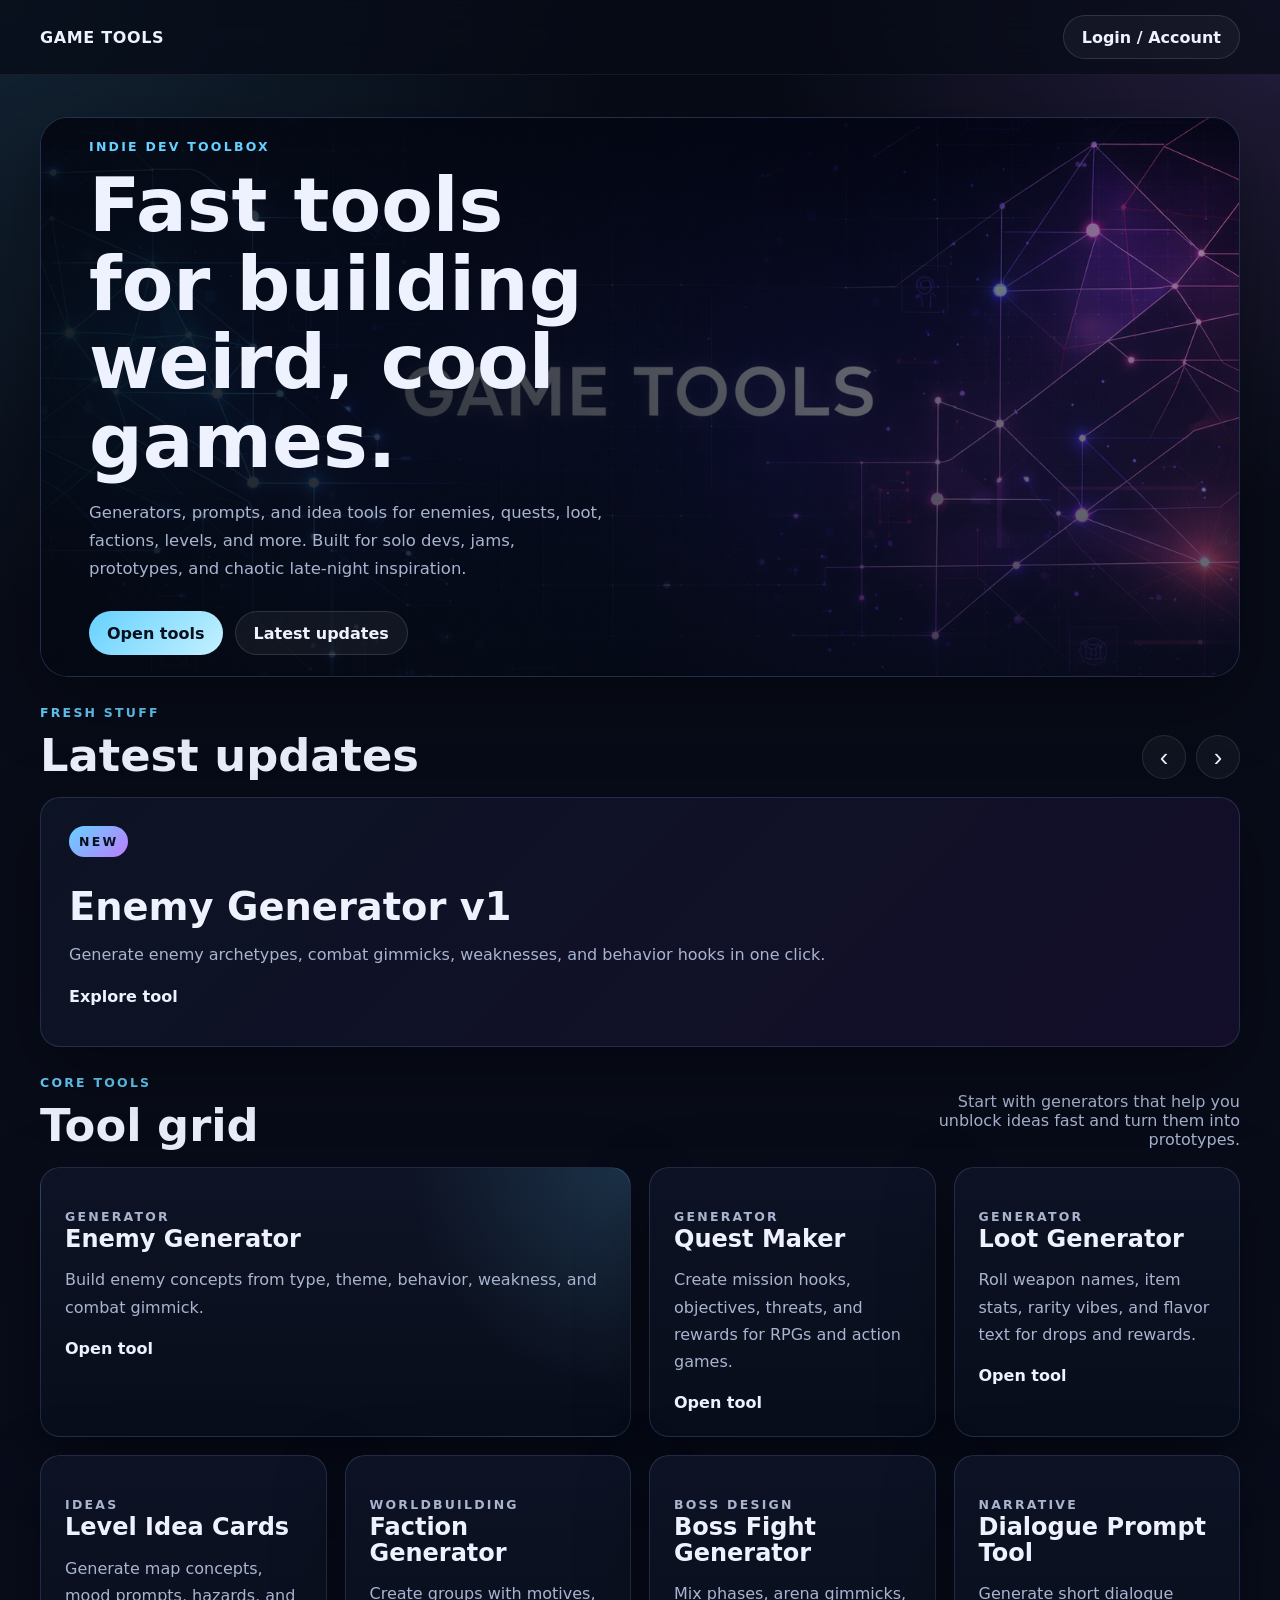
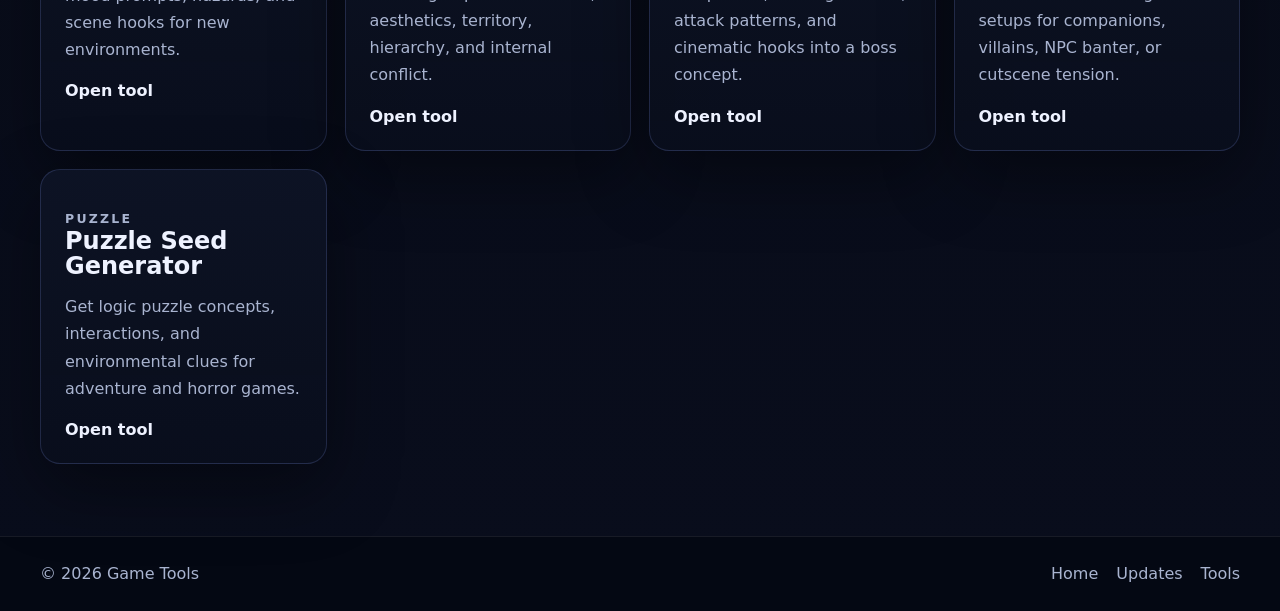
<file: index.html>
<!doctype html>
<html lang="en">
<head>
  <meta charset="utf-8">
  <meta name="viewport" content="width=device-width, initial-scale=1">
  <title>Game Tools | Indie Dev Generators & Idea Tools</title>
  <meta name="description" content="Game Tools is a sleek hub of indie game development generators and creative tools for enemies, quests, loot, levels, factions, and more.">
  <meta name="theme-color" content="#0b1020">
  <meta property="og:title" content="Game Tools | Indie Dev Generators & Idea Tools">
  <meta property="og:description" content="A sleek indie-dev toolbox with generators for enemies, quests, loot, level ideas, factions, and more.">
  <meta property="og:type" content="website">
  <meta property="og:image" content="/media/game-tools-hero.png">
  <link rel="stylesheet" href="styles.css">
</head>
<body>
  <div id="site-header"></div>

  <main>
    <section class="hero shell">
      <div class="hero-card">
        <img
          class="hero-image"
          src="/media/game-tools-hero.png"
          alt="Game Tools hero banner"
        >
        <div class="hero-overlay"></div>
        <div class="hero-copy">
          <p class="eyebrow">Indie dev toolbox</p>
          <h1>Fast tools for building weird, cool games.</h1>
          <p class="hero-text">
            Generators, prompts, and idea tools for enemies, quests, loot, factions, levels, and more.
            Built for solo devs, jams, prototypes, and chaotic late-night inspiration.
          </p>
          <div class="hero-actions">
            <a class="btn btn-primary" href="#tools-grid">Open tools</a>
            <a class="btn btn-secondary" href="#updates">Latest updates</a>
          </div>
        </div>
      </div>
    </section>

    <section id="updates" class="updates shell">
      <div class="section-head">
        <div>
          <p class="section-kicker">Fresh stuff</p>
          <h2>Latest updates</h2>
        </div>
        <div class="slider-controls" aria-label="Slideshow controls">
          <button class="slider-btn" id="updates-prev" type="button" aria-label="Previous slide">‹</button>
          <button class="slider-btn" id="updates-next" type="button" aria-label="Next slide">›</button>
        </div>
      </div>

      <div class="updates-slider" aria-roledescription="carousel">
        <article class="update-slide is-active">
          <span class="update-tag">NEW</span>
          <h3>Enemy Generator v1</h3>
          <p>Generate enemy archetypes, combat gimmicks, weaknesses, and behavior hooks in one click.</p>
          <a href="#tools-grid" class="text-link">Explore tool</a>
        </article>

        <article class="update-slide">
          <span class="update-tag">HOT</span>
          <h3>Quest Maker</h3>
          <p>Spin up quick mission structures for RPGs, horror prototypes, top-down action games, and jam builds.</p>
          <a href="#tools-grid" class="text-link">Explore tool</a>
        </article>

        <article class="update-slide">
          <span class="update-tag">BETA</span>
          <h3>Level Idea Cards</h3>
          <p>Get location concepts, mood hooks, hazards, and set-piece prompts for your next map or encounter.</p>
          <a href="#tools-grid" class="text-link">Explore tool</a>
        </article>
      </div>
    </section>

    <section class="tools shell" id="tools-grid">
      <div class="section-head">
        <div>
          <p class="section-kicker">Core tools</p>
          <h2>Tool grid</h2>
        </div>
        <p class="section-note">Start with generators that help you unblock ideas fast and turn them into prototypes.</p>
      </div>

      <div class="tool-grid">
        <article class="tool-card featured">
          <p class="tool-type">Generator</p>
          <h3>Enemy Generator</h3>
          <p>Build enemy concepts from type, theme, behavior, weakness, and combat gimmick.</p>
          <a href="#" class="card-link">Open tool</a>
        </article>

        <article class="tool-card">
          <p class="tool-type">Generator</p>
          <h3>Quest Maker</h3>
          <p>Create mission hooks, objectives, threats, and rewards for RPGs and action games.</p>
          <a href="#" class="card-link">Open tool</a>
        </article>

        <article class="tool-card">
          <p class="tool-type">Generator</p>
          <h3>Loot Generator</h3>
          <p>Roll weapon names, item stats, rarity vibes, and flavor text for drops and rewards.</p>
          <a href="#" class="card-link">Open tool</a>
        </article>

        <article class="tool-card">
          <p class="tool-type">Ideas</p>
          <h3>Level Idea Cards</h3>
          <p>Generate map concepts, mood prompts, hazards, and scene hooks for new environments.</p>
          <a href="#" class="card-link">Open tool</a>
        </article>

        <article class="tool-card">
          <p class="tool-type">Worldbuilding</p>
          <h3>Faction Generator</h3>
          <p>Create groups with motives, aesthetics, territory, hierarchy, and internal conflict.</p>
          <a href="#" class="card-link">Open tool</a>
        </article>

        <article class="tool-card">
          <p class="tool-type">Boss Design</p>
          <h3>Boss Fight Generator</h3>
          <p>Mix phases, arena gimmicks, attack patterns, and cinematic hooks into a boss concept.</p>
          <a href="#" class="card-link">Open tool</a>
        </article>

        <article class="tool-card">
          <p class="tool-type">Narrative</p>
          <h3>Dialogue Prompt Tool</h3>
          <p>Generate short dialogue setups for companions, villains, NPC banter, or cutscene tension.</p>
          <a href="#" class="card-link">Open tool</a>
        </article>

        <article class="tool-card">
          <p class="tool-type">Puzzle</p>
          <h3>Puzzle Seed Generator</h3>
          <p>Get logic puzzle concepts, interactions, and environmental clues for adventure and horror games.</p>
          <a href="#" class="card-link">Open tool</a>
        </article>
      </div>
    </section>
  </main>

  <div id="site-footer"></div>

  <script>
    async function loadPartial(targetId, path, fallbackHtml) {
      const target = document.getElementById(targetId);
      if (!target) return;

      try {
        const res = await fetch(path, { cache: 'no-store' });
        if (!res.ok) throw new Error('Missing partial');
        target.innerHTML = await res.text();
      } catch (err) {
        target.innerHTML = fallbackHtml;
      }
    }

    loadPartial(
      'site-header',
      'partials/header.html',
      `
      <header class="site-header">
        <div class="shell site-header-inner">
          <a class="site-logo" href="/">Game Tools</a>
          <a class="account-btn" href="/account.html">Login / Account</a>
        </div>
      </header>
      `
    );

    loadPartial(
      'site-footer',
      'partials/footer.html',
      `
      <footer class="site-footer">
        <div class="shell site-footer-inner">
          <p>© 2026 Game Tools</p>
          <nav class="footer-nav" aria-label="Footer links">
            <a href="/">Home</a>
            <a href="#updates">Updates</a>
            <a href="#tools-grid">Tools</a>
          </nav>
        </div>
      </footer>
      `
    );

    const slides = Array.from(document.querySelectorAll('.update-slide'));
    const prevBtn = document.getElementById('updates-prev');
    const nextBtn = document.getElementById('updates-next');
    let currentSlide = 0;

    function showSlide(index) {
      slides.forEach((slide, i) => {
        slide.classList.toggle('is-active', i === index);
      });
    }

    function goToSlide(direction) {
      currentSlide = (currentSlide + direction + slides.length) % slides.length;
      showSlide(currentSlide);
    }

    prevBtn?.addEventListener('click', () => goToSlide(-1));
    nextBtn?.addEventListener('click', () => goToSlide(1));

    setInterval(() => {
      goToSlide(1);
    }, 5000);
  </script>
</body>
</html>
</file>
<file: styles.css>
:root {
  --bg: #070b16;
  --bg-soft: #0d1325;
  --panel: rgba(15, 22, 42, 0.82);
  --panel-strong: rgba(10, 16, 32, 0.95);
  --border: rgba(138, 161, 255, 0.18);
  --text: #eef2ff;
  --muted: #a9b4d0;
  --blue: #66d1ff;
  --purple: #bb7dff;
  --pink: #ff6bd6;
  --shadow: 0 24px 70px rgba(0, 0, 0, 0.38);
  --radius-lg: 28px;
  --radius-md: 20px;
  --radius-sm: 14px;
  --max: 1200px;
}

* {
  box-sizing: border-box;
}

html {
  scroll-behavior: smooth;
}

body {
  margin: 0;
  font-family: Inter, ui-sans-serif, system-ui, -apple-system, BlinkMacSystemFont, "Segoe UI", sans-serif;
  color: var(--text);
  background:
    radial-gradient(circle at top left, rgba(102, 209, 255, 0.12), transparent 24%),
    radial-gradient(circle at top right, rgba(187, 125, 255, 0.16), transparent 20%),
    linear-gradient(180deg, #070b16 0%, #090d1c 100%);
}

img {
  display: block;
  max-width: 100%;
}

button,
a {
  -webkit-tap-highlight-color: transparent;
}

.shell {
  width: min(calc(100% - 32px), var(--max));
  margin: 0 auto;
}

.site-header {
  position: sticky;
  top: 0;
  z-index: 20;
  backdrop-filter: blur(16px);
  background: rgba(6, 10, 22, 0.7);
  border-bottom: 1px solid rgba(255, 255, 255, 0.06);
}

.site-header-inner,
.site-footer-inner {
  display: flex;
  align-items: center;
  justify-content: space-between;
  gap: 16px;
  min-height: 74px;
}

.site-logo {
  color: var(--text);
  text-decoration: none;
  font-weight: 800;
  letter-spacing: 0.04em;
  text-transform: uppercase;
}

.account-btn,
.btn,
.slider-btn,
.card-link,
.text-link,
.footer-nav a {
  transition: 180ms ease;
}

.account-btn,
.btn {
  display: inline-flex;
  align-items: center;
  justify-content: center;
  min-height: 44px;
  padding: 0 18px;
  border-radius: 999px;
  text-decoration: none;
  font-weight: 700;
}

.account-btn {
  color: var(--text);
  border: 1px solid rgba(255, 255, 255, 0.12);
  background: rgba(255, 255, 255, 0.04);
}

.account-btn:hover,
.account-btn:focus-visible {
  border-color: rgba(102, 209, 255, 0.5);
  background: rgba(102, 209, 255, 0.1);
}

main {
  padding: 24px 0 72px;
}

.hero {
  padding-top: 18px;
}

.hero-card,
.update-slide,
.tool-card {
  position: relative;
  overflow: hidden;
  border: 1px solid var(--border);
  background: var(--panel);
  box-shadow: var(--shadow);
}

.hero-card {
  min-height: 560px;
  border-radius: var(--radius-lg);
}

.hero-image,
.hero-overlay,
.hero-copy {
  position: absolute;
  inset: 0;
}

.hero-image {
  width: 100%;
  height: 100%;
  object-fit: cover;
}

.hero-overlay {
  background:
    linear-gradient(90deg, rgba(4, 8, 18, 0.88) 0%, rgba(4, 8, 18, 0.64) 44%, rgba(4, 8, 18, 0.3) 100%),
    linear-gradient(180deg, rgba(10, 17, 33, 0.06), rgba(10, 17, 33, 0.55));
}

.hero-copy {
  z-index: 1;
  display: flex;
  flex-direction: column;
  justify-content: center;
  align-items: flex-start;
  max-width: 620px;
  padding: 48px;
}

.eyebrow,
.section-kicker,
.tool-type,
.update-tag {
  margin: 0 0 12px;
  font-size: 0.78rem;
  font-weight: 800;
  letter-spacing: 0.18em;
  text-transform: uppercase;
}

.eyebrow,
.section-kicker,
.tool-type {
  color: var(--blue);
}

.hero h1,
.section-head h2,
.tool-card h3,
.update-slide h3 {
  margin: 0;
  line-height: 1.05;
}

.hero h1 {
  font-size: clamp(2.3rem, 6vw, 4.7rem);
  max-width: 10ch;
}

.hero-text,
.section-note,
.update-slide p,
.tool-card p,
.site-footer p {
  color: var(--muted);
}

.hero-text {
  max-width: 52ch;
  margin: 18px 0 0;
  font-size: 1.03rem;
  line-height: 1.7;
}

.hero-actions {
  display: flex;
  flex-wrap: wrap;
  gap: 12px;
  margin-top: 28px;
}

.btn-primary {
  color: #08101e;
  background: linear-gradient(135deg, var(--blue), #c4f1ff);
}

.btn-primary:hover,
.btn-primary:focus-visible {
  transform: translateY(-1px);
  box-shadow: 0 18px 36px rgba(102, 209, 255, 0.28);
}

.btn-secondary {
  color: var(--text);
  border: 1px solid rgba(255, 255, 255, 0.12);
  background: rgba(255, 255, 255, 0.05);
}

.btn-secondary:hover,
.btn-secondary:focus-visible {
  background: rgba(255, 255, 255, 0.1);
}

.updates,
.tools {
  margin-top: 28px;
}

.section-head {
  display: flex;
  align-items: end;
  justify-content: space-between;
  gap: 20px;
  margin-bottom: 18px;
}

.section-head h2 {
  font-size: clamp(1.8rem, 4vw, 2.8rem);
}

.section-note {
  max-width: 34ch;
  margin: 0;
  text-align: right;
}

.slider-controls {
  display: flex;
  gap: 10px;
}

.slider-btn {
  width: 44px;
  height: 44px;
  border: 1px solid rgba(255, 255, 255, 0.1);
  border-radius: 999px;
  background: rgba(255, 255, 255, 0.04);
  color: var(--text);
  font-size: 1.6rem;
  cursor: pointer;
}

.slider-btn:hover,
.slider-btn:focus-visible {
  background: rgba(255, 255, 255, 0.1);
  border-color: rgba(102, 209, 255, 0.4);
}

.updates-slider {
  position: relative;
  min-height: 250px;
}

.update-slide {
  position: absolute;
  inset: 0;
  opacity: 0;
  pointer-events: none;
  transform: translateY(12px);
  padding: 28px;
  border-radius: var(--radius-md);
  background:
    linear-gradient(135deg, rgba(12, 19, 36, 0.96), rgba(19, 14, 42, 0.96)),
    linear-gradient(90deg, rgba(102, 209, 255, 0.14), rgba(255, 107, 214, 0.08));
}

.update-slide.is-active {
  opacity: 1;
  pointer-events: auto;
  transform: translateY(0);
}

.update-tag {
  display: inline-flex;
  width: fit-content;
  padding: 8px 10px;
  border-radius: 999px;
  color: #08101e;
  background: linear-gradient(135deg, var(--blue), var(--purple));
}

.update-slide h3 {
  margin-top: 18px;
  font-size: clamp(1.7rem, 3vw, 2.4rem);
}

.update-slide p,
.tool-card p {
  margin: 14px 0 0;
  line-height: 1.7;
}

.text-link,
.card-link {
  display: inline-flex;
  margin-top: 18px;
  color: var(--text);
  text-decoration: none;
  font-weight: 700;
}

.text-link:hover,
.card-link:hover,
.footer-nav a:hover,
.text-link:focus-visible,
.card-link:focus-visible,
.footer-nav a:focus-visible {
  color: var(--blue);
}

.tool-grid {
  display: grid;
  grid-template-columns: repeat(4, minmax(0, 1fr));
  gap: 18px;
}

.tool-card {
  min-height: 240px;
  padding: 24px;
  border-radius: var(--radius-md);
  background:
    linear-gradient(180deg, rgba(13, 19, 37, 0.98), rgba(9, 14, 28, 0.96));
}

.tool-card.featured {
  grid-column: span 2;
  min-height: 260px;
  background:
    radial-gradient(circle at top right, rgba(102, 209, 255, 0.16), transparent 34%),
    linear-gradient(180deg, rgba(14, 20, 38, 0.98), rgba(9, 14, 28, 0.96));
}

.tool-card h3 {
  font-size: 1.5rem;
}

.site-footer {
  border-top: 1px solid rgba(255, 255, 255, 0.08);
  background: rgba(4, 8, 18, 0.85);
}

.site-footer p {
  margin: 0;
}

.footer-nav {
  display: flex;
  flex-wrap: wrap;
  gap: 18px;
}

.footer-nav a {
  color: var(--muted);
  text-decoration: none;
}

@media (max-width: 980px) {
  .hero-card {
    min-height: 520px;
  }

  .hero-copy {
    max-width: 100%;
    padding: 34px;
  }

  .section-head {
    align-items: flex-start;
    flex-direction: column;
  }

  .section-note {
    text-align: left;
  }

  .tool-grid {
    grid-template-columns: repeat(2, minmax(0, 1fr));
  }

  .tool-card.featured {
    grid-column: span 2;
  }
}

@media (max-width: 640px) {
  .site-header-inner,
  .site-footer-inner {
    min-height: auto;
    padding: 16px 0;
    align-items: flex-start;
    flex-direction: column;
  }

  .hero-card {
    min-height: 540px;
  }

  .hero-overlay {
    background:
      linear-gradient(180deg, rgba(4, 8, 18, 0.38) 0%, rgba(4, 8, 18, 0.84) 72%, rgba(4, 8, 18, 0.96) 100%);
  }

  .hero-copy {
    justify-content: end;
    padding: 24px;
  }

  .hero h1 {
    max-width: 12ch;
  }

  .updates-slider {
    min-height: 300px;
  }

  .update-slide {
    padding: 22px;
  }

  .tool-grid,
  .tool-card.featured {
    grid-template-columns: 1fr;
    grid-column: auto;
  }

  .tool-grid {
    display: grid;
  }
}
</file>
